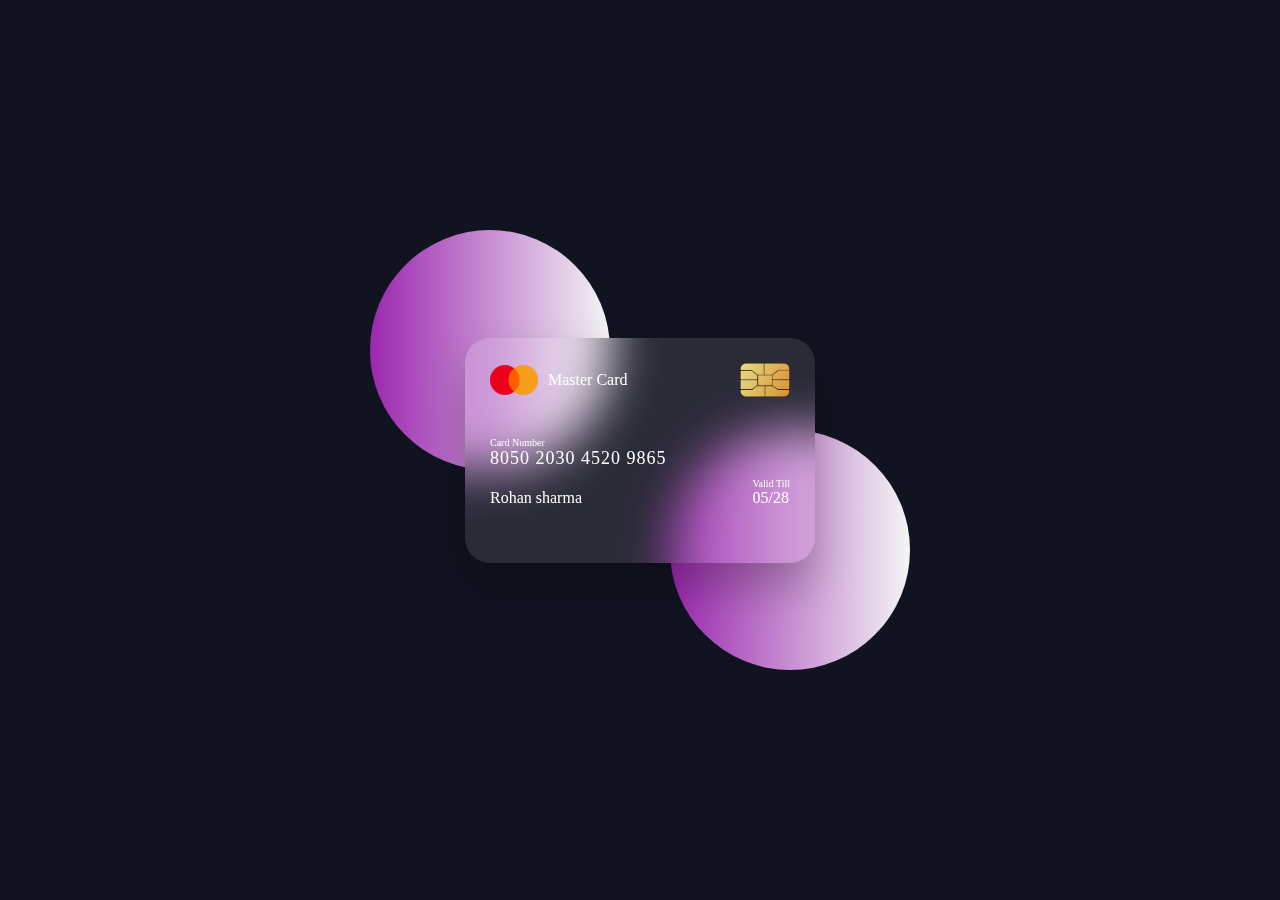
<file: flip master card animation/index.html>
<!DOCTYPE html>
<html lang="en">
<head>
    <meta charset="UTF-8">
    <meta name="viewport" content="width=device-width, initial-scale=1.0">
    <title></title>
    <link rel="stylesheet" href="style.css">
</head>
<body>
    <!-- <div class="circle1"></div>
        <div class="box">
            <h4>master card</h4>
            <div class="text-data">
                <p>Card Number</p>
            </div>
        </div>
      
    <div class="circle2"></div> -->
    <section>
        <div class="container">
            <div class="card front-face">
                <header>
                    <span class="logo">
                        <img src="logo.png">
                        <h5>Master Card</h5>
                    </span>
                    <img src="chip.png" class="chip">
                </header>

                <div class="card-details">
                    <div class="name-number">
                        <h6>Card Number </h6>
                        <h5 class="number">8050 2030 4520 9865</h5>
                        <h5 class="name">Rohan sharma</h5>
                    </div>

                    <div class="valid-data">
                        <h6>Valid Till</h6>
                        <h5>05/28</h5>
                    </div>

                </div>
            </div>
            <div class="card back-face">
                <h6>
                    for customer service call +8766 7676 7987 or email at
                    mastercard@gmail.com 
                </h6>
                <span class="magnetic-strip"></span>
                <div class="signature"><i>005</i></div>
                <h5>Lorem, ipsum dolor sit amet consectetur adipisicing elit. Quas, veritatis. Culpa officiis aspernatur commodi quia esse aliquam illo ex repellendus iure porro ea ipsam, deserunt exercitationem? Earum aperiam ex nostrum!</h5>
            </div>
        </div>
    </section>
</body>
</html>
</file>
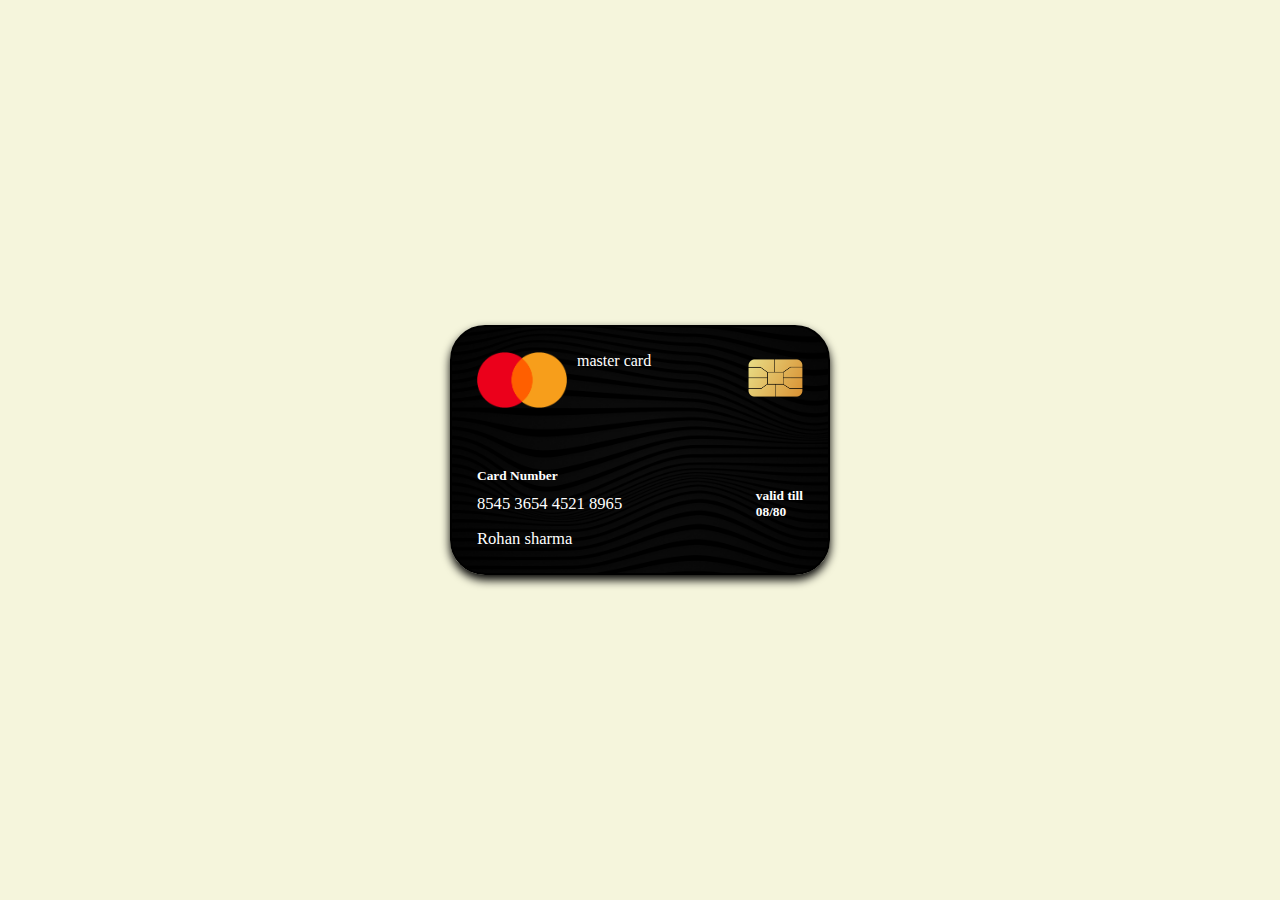
<file: master card copy/index.html>
<!DOCTYPE html>
<html lang="en">
<head>
    <meta charset="UTF-8">
    <meta name="viewport" content="width=device-width, initial-scale=1.0">
    <link rel="stylesheet" href="style.css">

</head>
<body>
    <div class="container">
        <header>
            <span>
                <div class="logo">
                    <img src="logo.png">
                    <h5>master card</h5>
                </div>
                <div class="chip">
                    <img src="chip.png">
                </div>
            </span>
        </header>
        <footer>
            <div class="card-deatils">
                <div class="name-number">
                    <h6>Card Number</h4>
                    <h5>8545 3654 4521 8965</h5>
                    <h5 id="name">Rohan sharma</h5>
                </div>
                <div class="valid-till">
                    <h6>valid till</h6>
                    <h6>08/80</h6>
                </div>
            </div>
        </footer>
    </div>

</body>
</html>
</file>
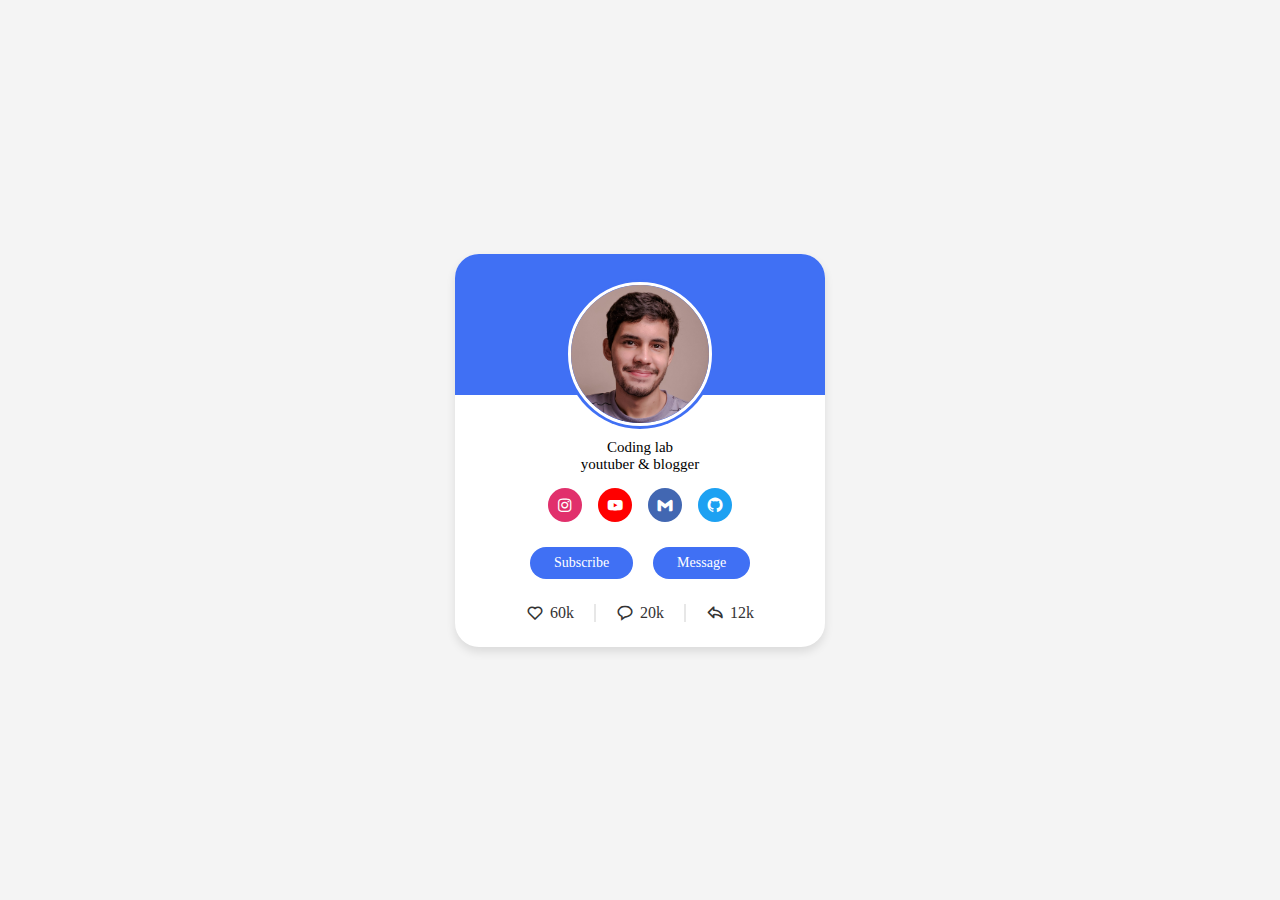
<file: profile card/index.html>
<!DOCTYPE html>
<html lang="en">
<head>
    <meta charset="UTF-8">
    <meta name="viewport" content="width=device-width, initial-scale=1.0">
    <link rel = "stylesheet" href="index.css">
    <link href='https://unpkg.com/boxicons@2.1.4/css/boxicons.min.css' rel='stylesheet'>
</head>
<body>
<div class="profile-card">
    <div class="image">
        <img src="profile.jpg" class="profile-img">
    </div>
    <div class="text-data">
        <span class="name">Coding lab</span>
        <span class="job">youtuber & blogger</span>
    </div>
    <div class="media-buttons">
        <a href="#" style="background:#e1306c"class="link">
            <i class='bx bxl-instagram'></i>
        </a>
        <a href="#"  style="background:#ff0000" class="link">
            <i class='bx bxl-youtube'></i>
        </a>
        <a href="#" style="background:#4267b2 " class="link">
            <i class='bx bxl-gmail'></i>
        </a>
        <a href="#" style="background:#1da1f2" class="link">
            <i class='bx bxl-github'></i>
        </a>
    </div>
     <div class="buttons">
        <button class="button">Subscribe</button>
        <button class="button">Message</button>
     </div>
     <div class="analytics">
        <div class="data"><i class='bx bx-heart'></i>
            <span class="number">60k</span></div>
        <div class="data"><i class='bx bx-message-rounded'></i>
            <span class="number">20k</span></div>
        <div class="data"><i class='bx bx-share'></i>
            <span class="number">12k</span></div>
        
        
     </div>
</div>


</body>
</html>
</file>
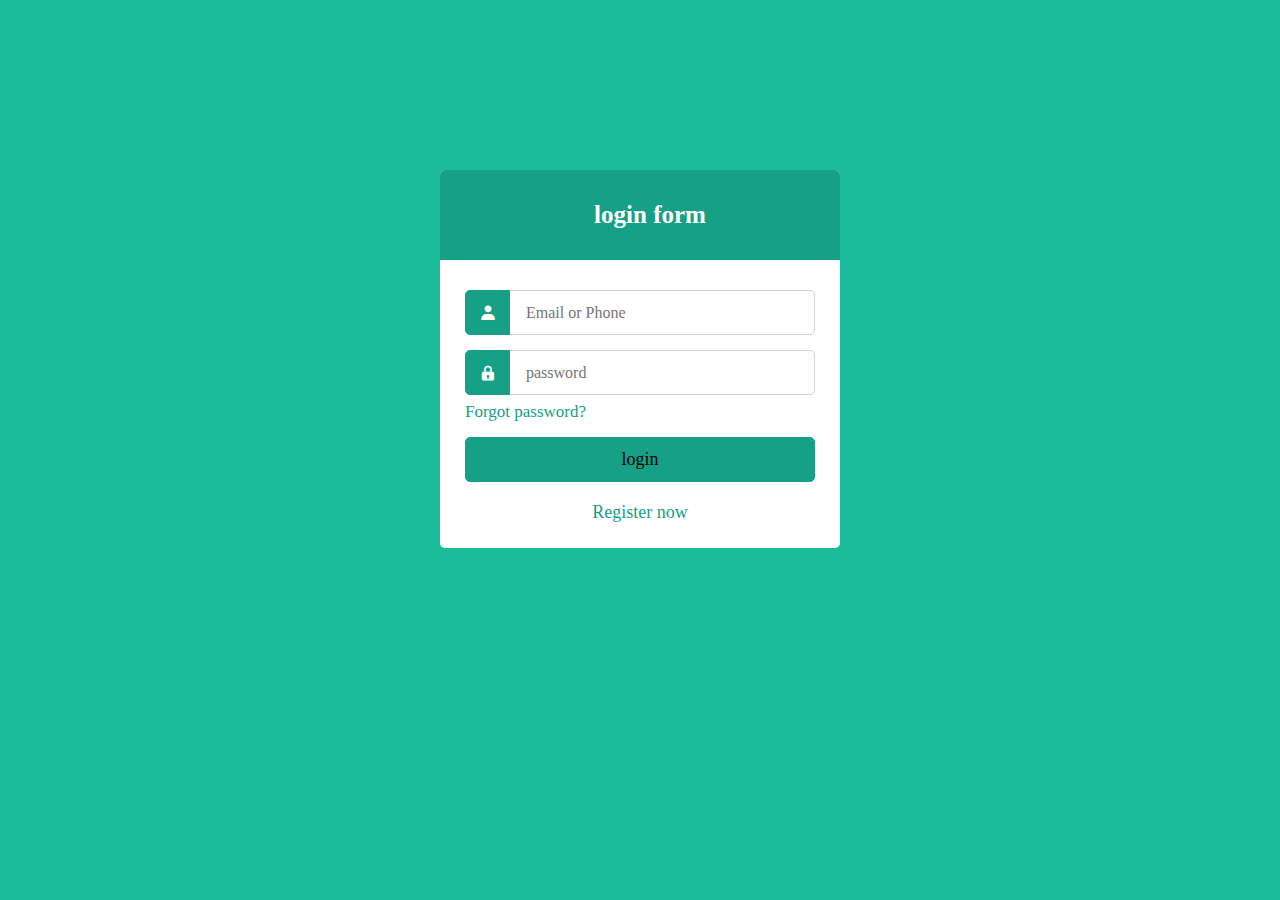
<file: responsive login form/index.html>
<!DOCTYPE html>
<html lang="en">
<head>
    <meta charset="UTF-8">
    <meta name="viewport" content="width=device-width, initial-scale=1.0">
    <title>Document</title>
    <link rel="stylesheet" href="style.css">
    <link href='https://unpkg.com/boxicons@2.1.4/css/boxicons.min.css' rel='stylesheet'>
</head>
<body>
  <!-- <form>
    <div class="form">
       <div class="header">Login Form</div> 
        <div class="details">
           <label><i class='bx bxs-user'></i><input type="text" placeholder="Email or Phone" required></label> <br>
        <label><i class='bx bx-key'></i><input type="password" placeholder="Password" required></label>
        <br></div>
        <div class="tool">
          <a href="#">Forgot password?</a><br>
          <button type="submit">Login</button><br>
          <p>Not a member?<a href="#">Signup now</a></p>
        </div>
        
    </div>
  </form> -->
  <div class="container"><div class="wrapper">
    <div class="title"><span>login form</span></div>
    <form action="#">
      <div class="row">
        <i class='bx bxs-user' undefined ></i>
        <input type="text" placeholder="Email or Phone" required>
      </div>
      <div class="row">
        <i class='bx bxs-lock' undefined ></i>
        <input type="password" placeholder="password" required>
      </div>
      <div class="pass"><a href="#">Forgot password?</a></div>
      <div class="row button"> <input type="submit" value="login"></div>
     <div class="signup-link"><a href="#">Register now</a></div>
    </form>
  </div>
</div>
</body>
</html>
</file>
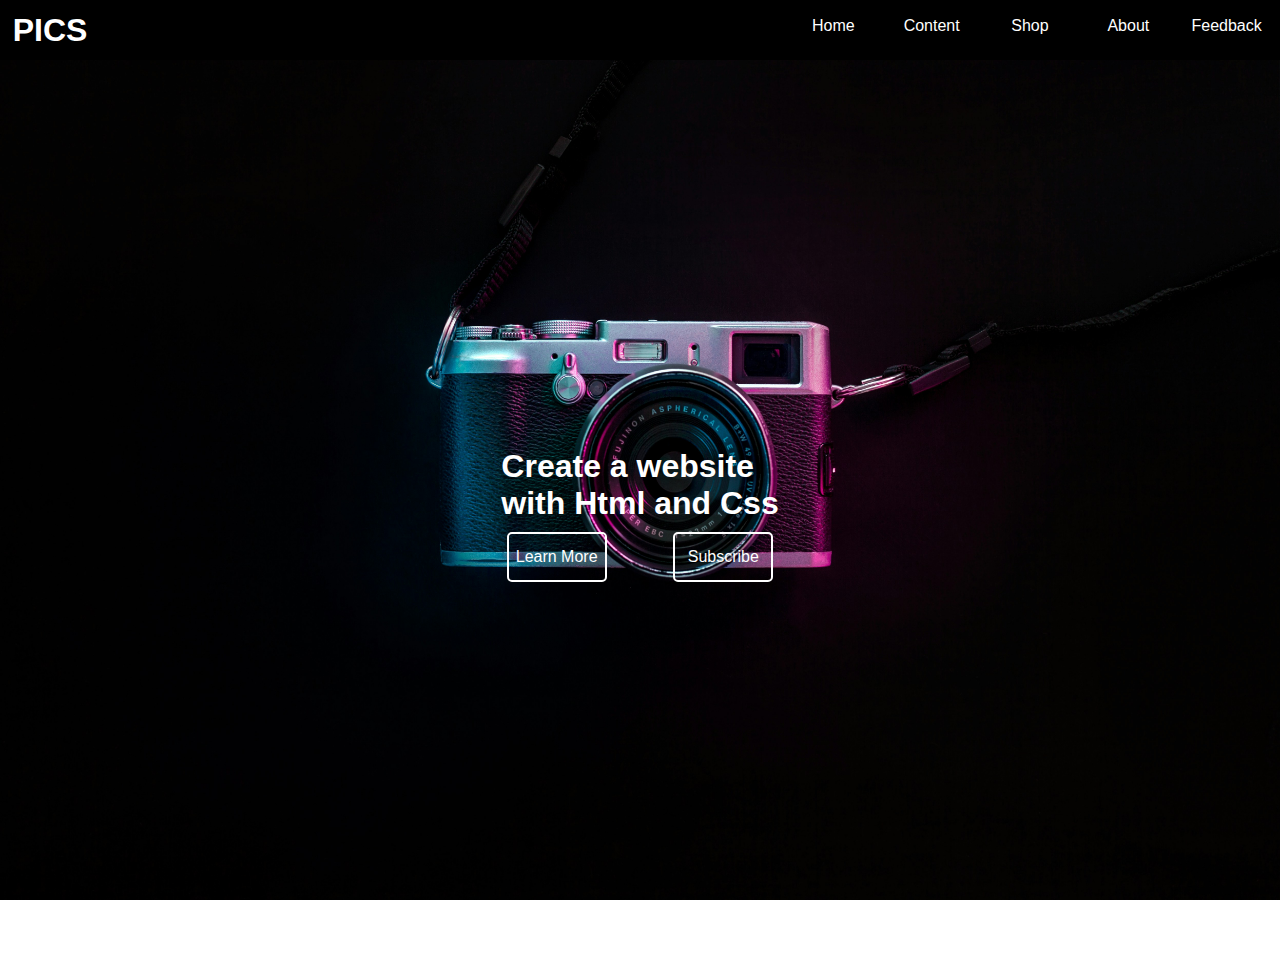
<file: simple website/index.html>
<!DOCTYPE html>
<html lang="en">
<head>
    <meta charset="UTF-8">
    <meta name="viewport" content="width=device-width, initial-scale=1.0">
    <title>Document</title>
    <link rel="stylesheet" href="style.css">
</head>
<body>
    <div class="navi-bar">
        <div class="logo"><h1>PICS</h1></div>
        <div class="button">
       <a href="index.html">Home</a>
        <a href="index.html">Content</a>
        <a href="index.html">Shop</a>
        <a href="index.html">About</a>
        <a href="index.html">Feedback</a>
        </div>
    </div>
    <main>
        <div class="data"><h1>Create a website<br>
             with Html and Css</h1>
        <div class="data-bt">
            <a href="index.html">Learn More</a>
            <a href="index.html">Subscribe</a>
        </div>
    </div>
  </main>
</body>
</html>
</file>
<file: flip master card animation/style.css>
/* *{
    background-color: black;
    display: flex;
    flex-direction: column;
    align-items: center;
}
.circle1{
    height: 250px;
    width: 250px;
    background-color: #d87093;
    border-radius: 50%;
    position: relative;
    right: 150px;
    top: 50px;
}
.circle2{
    height: 250px;
    width: 250px;
    background-color: palevioletred;
    border-radius: 50%;
    position: relative;
    left: 150px;
    bottom: 50px;
}
.box{
    height: 200px;
    width: 400px;
    background-color:white;
    opacity: 0.4;
    border-radius: 20px;
    z-index: 1;
    color: rgb(255, 235, 235);
    font-family: poppins;
    /* rotate: y 180deg 2s; */ 
/* *{
    margin: 0;
    padding:0;
    box-sizing: border-box;
    font-family: poppins;
}
section{
    min-height: 100vh;
    width: 100%;
    background: #121321;
} */
/* *{
    margin: 0;
    padding:0;
    box-sizing: border-box;
    font-family: poppins;
    background-color: black;
    display: flex;
    flex-direction: column;
    justify-content: center;
    align-items: center;
}
#box1{
    height: 200px;
    width: 200px ;
    border-radius: 50%;
    background-image: linear-gradient(to left,rgb(187, 62, 237),rgb(210, 80, 66));
    position: relative;
    right: 200px;
}
#box2{
    height: 200px;
    width: 200px ;
    position: relative;
    left: 200px;
    background-image: linear-gradient(to left,rgb(187, 62, 237),rgb(210, 80, 66));
    border-radius: 50%;
} */
*{
    margin: 0;
    padding:0;
    box-sizing: border-box;
    font-family: poppins;
}
section{
    position: relative;
    min-height: 100vh;
    width: 100%;
    background-color: #121321;
    display: flex;
    justify-content: center;
    align-items: center;
    color: white;
    perspective: 1500px;
}
section::before  {
    content: "";
    position: absolute;
    height: 240px;
    width: 240px;
    background: linear-gradient(90deg,#9c27b0,#f3f5f5);
    border-radius: 50%;
    transform: translate(-150px,-100px);
}
section::after {
    content: "";
    position: absolute;
    height: 240px;
    width: 240px;
    background: linear-gradient(90deg,#9c27b0,#f3f5f5);
    border-radius: 50%;
    transform: translate(150px,100px);
}
.container{
    height: 225px;
    width: 350px;
    position: relative;
    z-index: 100;
    transition: 0.6s;
    transform-style: preserve-3d;
}
.container:hover{
    transform: rotatey(180deg);
}
.container  .card{
    position: absolute;
    height: 100%;
    width: 100%;
    backdrop-filter:blur(25px);
    border-radius: 25px;
    padding: 25px;
    background: rgb(255, 255, 255, 0.1 );
    box-shadow: 0 25px 45px rgba(0,0,0,0.25) ;
    backface-visibility: hidden;
}
.front-face header,
.front-face .logo{
    display: flex;
    align-items: center;
}
.front-face header{
    justify-content: space-between;
}
.front-face .logo img{
    width: 48px;
    margin-right: 10px;
}
h5{
    font-size: 16px;
    font-weight: 400;
}
.front-face .chip{
    width: 50px;
}
.front-face .card-details{
    display: flex;
    margin-top: 40px;
    align-items: flex-end;
    justify-content: space-between;
   
}
h6{
    font-size:10px;
    font-weight: 400;
}
h5.number{
    font-size:18px;
    letter-spacing: 1px;
}
h5.name{
    margin-top:20px;
}
.card.back-face{
    border: none;
    padding: 15px 25px 25px 25px;
    transform: rotateY(180deg);
}
.card.back-face h6{
    font-size: 8px;
}
.card.back-face .magnetic-strip{
    position: absolute;
    top: 40px;
    left: 0;
    height: 45px;
    width: 100%;
    background-color: #000;
}
.card.back-face .signature{
    display: flex;
    justify-content: flex-end;
    align-items: center;
    margin-top: 80px;
    height: 40px;
    width: 85%;
    border-radius: 6px;
    background:repeating-linear-gradient(#fff,#fff 3px, #efefef 0px,#efefef 9px);
}
.signature i{
    color: #000;
    font-size:12px;
    padding: 4px 6px;
    background-color: white;
    margin-right: -30px;
    z-index:  -1;
}
.card.back-face h5{
    font-size: 8px;
    margin-top: 15px;
     
}
</file>
<file: master card copy/style.css>
*{
    margin: 0;
    padding: 0;
    box-sizing: border-box;
    font-family: poppins;
}
body{
    display: flex;
    justify-content: center;
    align-items: center;
    height: 100vh;
    background-color: beige;
    min-height: 100vh;
}
.container{
    height: 250px;
    width: 400px;
    border: 2px solid black;
    border-radius: 35px;
    padding: 25px;
    background-image: url("bg.png");
    object-fit: cover;
    background-size: cover;
    box-shadow: 0 5px 10px;
    max-width: 380px;
    width: 100%;
}
header span{
    display: flex;
    flex-direction: row;
    justify-content:space-between;
    align-items: center;
}
.logo{
    display: flex;
}
.logo img{
    width: 10vh;
}
.chip img{
    width: 55px;
}
.logo h5{
    color: #fff;
    font-size: 16px;
    font-weight: 400;
    padding-left: 10px;
}
.card-deatils{
    padding-top: 60px;
    display: flex;
    justify-content: space-between;
    font-size: 20px;
}
.name-number{
    color: #fff;
    font-weight: 400;
}
.name-number #name{
    padding-top:15px;
}
.name-number h5{
    padding-top: 10px;
    font-weight: 400;
}    
.valid-till{
    color: #fff;
    padding-top: 20px;
}
</file>
<file: profile card/index.css>
*{
    padding: 0;
    margin: 0;
    font-family: poppins;
    box-sizing: border-box;
 }
body{
    height: 100vh;
    display: flex;
    align-items: center;
    justify-content: center;
    background-color: #f4f4f4;
 }
.profile-card{
    display: flex;
    flex-direction: column;
    align-items: center;
    max-width: 370px;
    width: 100%;
    background-color: #fff;
    border-radius: 24px;
    padding: 25px;
    box-shadow:0 5px 10px rgba(0,0,0,0.1);
    position: relative;
}
.profile-card::before{
    content:"";
    position: absolute;
    top: 0;
    left:0;
    height: 36%;
    width: 100%;
    border-radius: 24px 24px 0 0;
    background-color: #4070f4;
}
.image{
    height: 150px;
    width: 150px;
    position:relative;
    border-radius: 50%;
    background-color: #4070f4;
    padding: 3px;
    margin-bottom: 10px;
}
.image .profile-img{
    height: 100%;
    width: 100%;
    object-fit: cover;
    border-radius: 50%;
    border: 3px solid #fff;
}
.profile-card .text-data{
    display: flex;
    flex-direction: column;
    align-items: center;
}
.text-data .name{
    font-size: 15px;
    font-weight: 400;
}
.text-data .job{
    font-size: 15px;
}
.profile-card .media-buttons{
    display: flex;
    align-items: center;
    margin-top: 15px;
}
.media-buttons .link{
    display: flex;
    align-items: center;
    justify-content: center;
    color: #fff;
    font-size: 18px;
    height: 34px;
    width: 34px;
    border-radius: 50%;
    margin: 0 8px;
    background-color: #4070f4;
    text-decoration: none;
    transition: all 0.4s ease;
}
.profile-card .buttons{
    display: flex;
    align-items: center;
    margin-top: 25px;
}
.buttons .button{
    color: #fff;
    font-size: 14px;
    font-weight: 400;
    border: none;
    border-radius: 24px;
    margin: 0 10px;
    padding: 8px 24px;
    background-color: #4070f4;
    cursor: pointer;
    transition: all 0.3s ease-in;
}
.buttons .button:hover{
    background-color: #0e4bf1;
}
.profile-card .analytics{
    display: flex;
    align-items: center;
    margin-top: 25px;
}
.analytics .data{
    display: flex;
    align-items: center;
    color: #333;
    padding: 0 20px;
    border-right: 2px solid #e7e7e7;
}
.data i{
    font-size: 18px;
    margin-right: 6px;
}
.data:last-child{
    border-right:none ;
}
</file>
<file: responsive login form/style.css>
/* *{
    padding: 0;
    margin: 0;
    box-sizing: border-box;
    font-family: poppins;
}
body{
    height: 100vh;
    background-color: aquamarine;
    display: flex;
    justify-content: center;
    align-items: center;
}
.form{
    height: 300px;
    width: 300px;
    background-color: rgb(255, 255, 255);
    box-shadow: 5px 10px rgb(0, 235, 157);
    border-radius: 10px;
}
form .header{
    height: 50px;
    width: 100%;
   display: flex;  
   justify-content: center;
   align-items: center;
    background-color:rgb(122, 203, 176);
    font-weight: 900;
    color: #fff;
    font-size: 20px;
    border-top-right-radius: 10px;
    border-top-left-radius: 10px;
}
.details{
    display: flex;
    flex-direction: column;
    justify-content: center;
    align-items: center;
    padding:2px;
}
input{
    height:30px;
    width: 200px;
}
label{
    display: flex;
    position: relative;
    height: 30px;
    width: 90%;
    padding-top: 10px;
    padding-left:20px ;
}
i{
    height: 30px;
    width: 30px;
    text-align: center;
    font-size:28px;
    background-color: rgb(36, 185, 135);
    color: #fff;
    border-top-left-radius: 4px;
    border-bottom-left-radius: 4px;
}
.tool{
    display: flex;
    flex-direction: column;
    justify-content: center;
    align-items: center;
}
.tool button{
    height: 35px;
    width: 90%;
    background-color: rgb(36, 185, 135);
    border-radius: 10px;
    cursor: pointer;
    color: #fff;
    font-size: 15px;
}
.tool button:hover{
    background-color: rgb(40, 102, 82);
}
.tool a{
    color: rgb(14, 70, 50);
}
.tool p{
    text-align: center;
    font-weight:medium;
} */
*{
    padding: 0;
    margin: 0;
    box-sizing: border-box;
    font-family: poppins;
}
body{
    background: #1abc9c;
    overflow: hidden;
}
.container{
    max-width: 440px;
    padding: 0 20px;
    margin: 170px auto;
}
.wrapper{
    width: 100%;
    background: #fff;
    border-radius: 5px;
}
.wrapper .title{
    line-height: 90px;
    background: #16a085;
    text-align: center;
    padding-left: 20px;
    border-radius: 5px 5px 0 0;
    color: #fff;
    font-size: 25px;
    font-weight: 600;
}
.wrapper form{
    padding: 30px 25px 25px 25px;
}
.wrapper form .row{
    height: 45px;
    margin-bottom:15px;
    position: relative;
}
.wrapper form .row input{
    height: 100%;
    width: 100%;
    outline: none;
    padding-left: 60px;
    border-radius: 5px;
    border: 1px solid lightgrey;
    font-size: 16px;
    transition: all 0.3s ease;
}
form .row input:focus {
    border-color: #16a085;
    box-shadow: inset 0px 0px 2px 2px rgba(26, 188, 156, 0.25);
}
.wrapper form .row i{
    position:absolute;
    width: 45px;
    height: 100%;
    color: #fff;
    font-size: 18px;
    background: #16a085;
    border: 1px solid #16a085;
    border-radius: 5px 0 0 5px;
    display: flex;
    justify-content: center;
    align-items: center;
} 
.wrapper form .pass{
    margin: -8px 0 15px 0;
}
.wrapper form .pass a{
    color: #16a085;
    font-size: 17px;
    text-decoration: none;
}
.wrapperform .pass a:hover{
    text-decoration:underline;
}

.wrapper form .button input{
    padding-left: 0px;
    font-size: 18px;
    font-weight: 500;
    background: #16a085;
    border: 1px solid #16a085;
    cursor: pointer;
}
.wrapper form .button input:hover{
    background:#12876f;
}
.wrapper form .signup-link{
    text-align: center;
    margin-top: 20px ;
    font-size: 17px;
}
.wrapper form .signup-link a{
    color: #16a085;
    font-size: 18px;
    text-decoration: none;
}
form .signup-link a:hover{
    text-decoration: underline;
}
</file>
<file: simple website/style.css>
*{
    margin: 0;
    padding: 0;
    box-sizing: border-box;
    font-family: 'Poppins', sans-serif;
    color: #fff;
}
body {
    background-image: url('camera.jpg');
    background-repeat: no-repeat;
    background-attachment: fixed; 
    background-size: 100% 100%;
}
.navi-bar{
    height: 60px;
    width:100%;
    background-color: #000000;
    display: flex;
    justify-content: space-between;
    align-items: center;

}
.logo{
    height: 60px;
    width: 100px;
    display: flex;
    justify-content: center;
    align-items: center;
}
.button{
    height: 50px;
    width: 500px;
    display: flex;
    justify-content: space-evenly;
    align-items: center;
}
.button a{
    height: 30px;
    width: 90px;
    background-color:#000000;
    text-decoration: none;
    border-radius: 5px;
    border: 2px solid black;
    text-align: center;
}
a:hover{
    color: #000000;
    background-color: #cbbbbb;
}
.data{
    height: 100vh;
    width: 100%;
    display: flex;
    flex-direction: column;
    justify-content: center;
    align-items: center;
    text-size-adjust: 100px;
}
.data-bt{
    height: 50px;
    width: 400px;
    display: flex;
    justify-content: space-evenly;
    align-items: center;
    padding-top: 20px
}
.data-bt a{
    height: 50px;
    width:100px;
    text-decoration: none;
    border: 2px solid rgb(255, 255, 255);
    border-radius: 5px;
    display: flex;
    justify-content: center;
    align-items: center;
}
</file>
